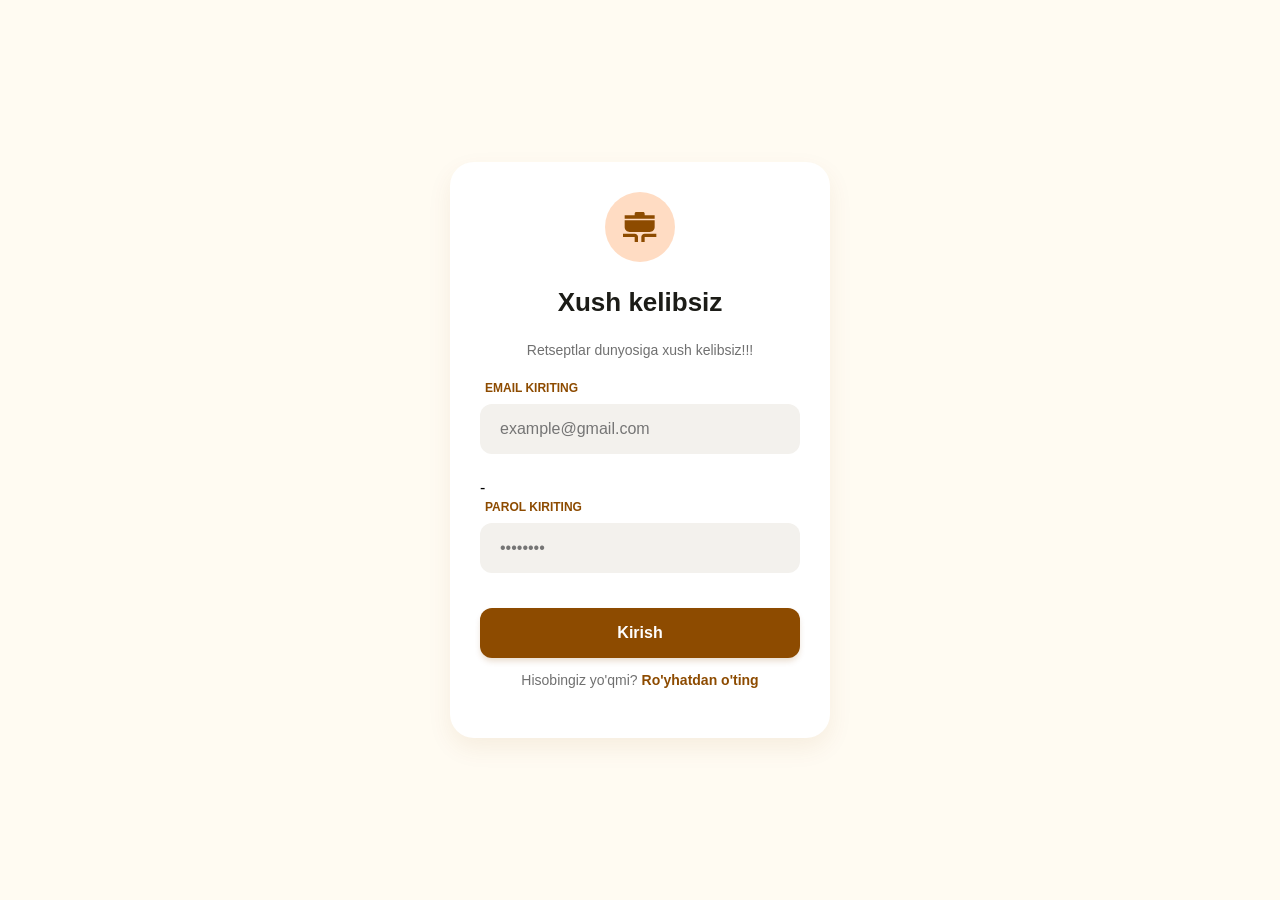
<file: index.html>
<!doctype html>
<html lang="en">
  <head>
    <meta charset="UTF-8" />
    <meta name="viewport" content="width=device-width, initial-scale=1.0" />
    <title>OnaRetsept</title>
    <link rel="stylesheet" href="style.css" />
  </head>
  <body>
    <div id="toast-container"></div>
    <div class="box">
      <div class="background">
        <img src="./Container.svg" alt="" />
      </div>
      <h1 class="form-title">Xush kelibsiz</h1>
      <p class="form-text">Retseptlar dunyosiga xush kelibsiz!!!</p>
      <form>
        <div class="input-group">
          <label for="">Email kiriting</label>
          <input class="input" type="text" placeholder="example@gmail.com" />
        </div>
        -
        <div class="input-group">
          <label class="">Parol kiriting</label>
          <input class="input" type="password" placeholder="••••••••" />
        </div>
        <button>Kirish</button>
        <p class="form-text">
          Hisobingiz yo'qmi? <a href="login.html">Ro'yhatdan o'ting</a>
        </p>
      </form>
    </div>
    <script src="script.js"></script>
  </body>
</html>
</file>
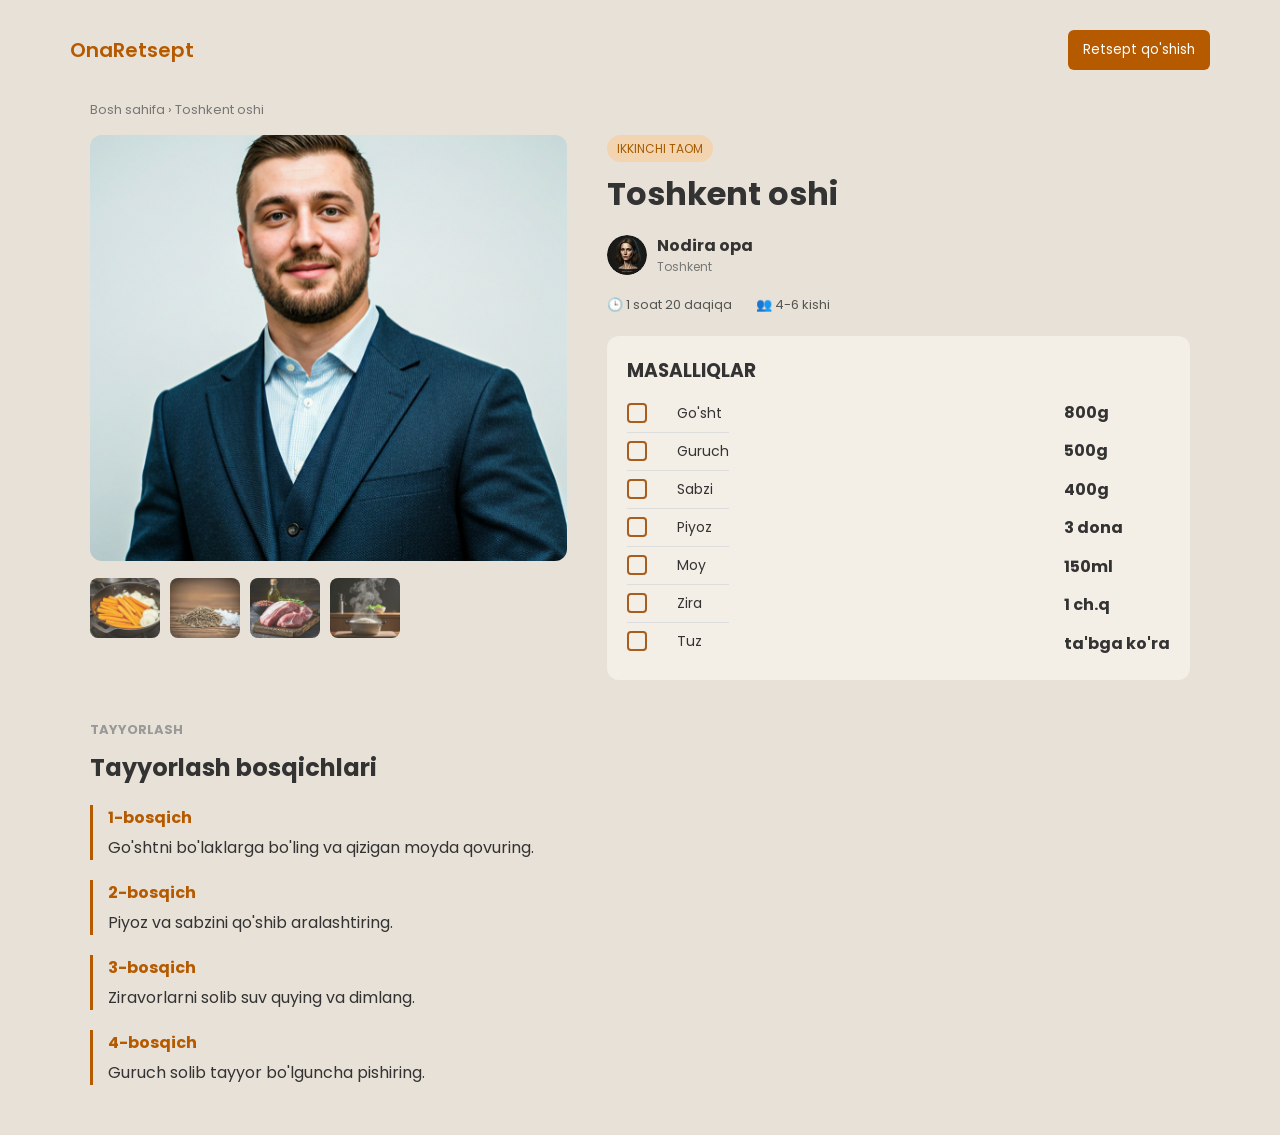
<file: retsept.html>
<!DOCTYPE html>
<html lang="en">

<head>
    <meta charset="UTF-8">
    <meta name="viewport" content="width=device-width, initial-scale=1.0">
    <title>Toshkent oshi</title>
    <link rel="stylesheet" href="retsept.css">
    <link href="https://fonts.googleapis.com/css2?family=Poppins:wght@400;500;600&display=swap" rel="stylesheet">
</head>

<body>
    <header class="navbar">
        <div class="logo">OnaRetsept</div>
        <button class="add-btn">Retsept qo'shish</button>
    </header>
    <div class="container">
        <p class="breadcrumb">Bosh sahifa › Toshkent oshi</p>
        <div class="recipe-sh">
            <div class="left">
                <img src="./Images/Toshkent oshi.svg" class="main-img">
                <div class="gallery">
                    <img src="./Images/Background.svg">
                    <img src="./Images/Background (1).svg">
                    <img src="./Images/Background (2).svg">
                    <img src="./Images/Background (3).svg">
                </div>
            </div>
            <div class="right">
                <span class="badge">IKKINCHI TAOM</span>
                <h1>Toshkent oshi</h1>
                <div class="author">
                    <img src="Images/Background (4).svg">
                    <div>
                        <b>Nodira opa</b>
                        <p>Toshkent</p>
                    </div>
                </div>
                <div class="info">
                    <span>🕒 1 soat 20 daqiqa</span>
                    <span>👥 4-6 kishi</span>
                </div>
                <div class="ingredients">
                    <h3>MASALLIQLAR</h3>
                    <ul>
                        <div class="checknox">
                            <li><input class="inpit-ch" type="checkbox"><span>Go'sht</span></li>
                            <li><input class="inpit-ch" type="checkbox"><span>Guruch</span></li>
                            <li><input class="inpit-ch" type="checkbox"><span>Sabzi</span></li>
                            <li><input class="inpit-ch" type="checkbox"><span>Piyoz</span></li>
                            <li><input class="inpit-ch" type="checkbox"><span>Moy</span></li>
                            <li><input class="inpit-ch" type="checkbox"><span>Zira</span></li>
                            <li><input class="inpit-ch" type="checkbox"><span>Tuz</span></li>
                        </div>
                        <div class="texter">
                            <b>800g</b>
                            <b>500g</b>
                            <b>400g</b>
                            <b>3 dona</b>
                            <b>150ml</b>
                            <b>1 ch.q</b>
                            <b>ta'bga ko'ra</b>
                        </div>
                    </ul>
                </div>

                
            </div>
        </div>
        <div class="steps">
            <h3>TAYYORLASH</h3>
            <h2>Tayyorlash bosqichlari</h2>
            <div class="step">
                <h4>1-bosqich</h4>
                <p>Go'shtni bo'laklarga bo'ling va qizigan moyda qovuring.</p>
            </div>
            <div class="step">
                <h4>2-bosqich</h4>
                <p>Piyoz va sabzini qo'shib aralashtiring.</p>
            </div>
            <div class="step">
                <h4>3-bosqich</h4>
                <p>Ziravorlarni solib suv quying va dimlang.</p>
            </div>
            <div class="step">
                <h4>4-bosqich</h4>
                <p>Guruch solib tayyor bo'lguncha pishiring.</p>
            </div>
        </div>
        <div class="Ai">

        </div>
    </div>
</body>

</html>
</file>
<file: style.css>
* {
    box-sizing: border-box;
    font-family: Arial, Helvetica, sans-serif;
}

body {
    margin: 0;
    background-color: #FFFBF2;
    display: flex;
    justify-content: center;
    align-items: center;
    height: 100vh;
}

.box {
    max-width: 350px;
    width: 100%;
    flex-direction: column;
    background-color: white;
    padding: 20px;
    border-radius: 10px;
}

.form-text{
    text-align: center;
}

input {
    width: 100%;
    height: 45px;
    padding: 12px 16px;
    opacity: 1;
    border-radius: 8px;
    outline: none;
    border: none;
    background: #E6E2D9;
    margin: 10px 0px;
    font-size: 16px;
}

.background {
    display: flex;
    justify-self: center;
    align-items: center;
    padding: 15px;
    background-color: #FFDCC3;
    border-radius: 50%;
    width: 64px;
    height: 64px;
    opacity: 1;
}
.login-link h4{
   margin: 0;
}

button {
    width: 100%;
    height: 40px;
    opacity: 1;
    border-radius: 8px;
    border: none;
    box-shadow: 0px 2px 4px -2px #8D4B0033;
    box-shadow: 0px 4px 6px -1px #8D4B0033;
    color: white;
    font-weight: bold;
    font-size: 15px;
    background-color: #8d4b00;
}

.form-text {
    text-align: center;
}

.form-text a {
    text-decoration: none;
    font-weight: bold;
}

.form-title {
    text-align: center;
}

/* Animatsiyalar kutubxonasi */
@keyframes fadeInUp {
    from {
        opacity: 0;
        transform: translateY(30px);
    }

    to {
        opacity: 1;
        transform: translateY(0);
    }
}

@keyframes shake {

    0%,
    100% {
        transform: translateX(0);
    }

    25% {
        transform: translateX(-8px);
    }

    75% {
        transform: translateX(8px);
    }
}

@keyframes iconPop {
    0% {
        transform: scale(0);
    }

    80% {
        transform: scale(1.2);
    }

    100% {
        transform: scale(1);
    }
}

body {
    margin: 0;
    background-color: #FFFBF2;
    display: flex;
    justify-content: center;
    align-items: center;
    height: 100vh;
    overflow: hidden;
    /* Sahifa yuklanishda ortiqcha scroll bo'lmasligi uchun */
}

.box {
    max-width: 380px;
    /* Biroz kengaytirildi */
    width: 90%;
    background-color: white;
    padding: 30px;
    border-radius: 24px;
    /* Zamonaviyroq yumaloqlik */
    box-shadow: 0 10px 25px rgba(141, 75, 0, 0.08);
    animation: fadeInUp 0.8s cubic-bezier(0.16, 1, 0.3, 1);
    display: flex;
    flex-direction: column;
    align-items: center;
}

.background {
    display: flex;
    justify-content: center;
    align-items: center;
    padding: 15px;
    background-color: #FFDCC3;
    border-radius: 50%;
    width: 70px;
    height: 70px;
    margin-bottom: 15px;
    animation: iconPop 0.6s cubic-bezier(0.34, 1.56, 0.64, 1) 0.2s backwards;
}

.form-title {
    margin: 10px 0;
    font-size: 26px;
    color: #1C1C17;
    animation: fadeInUp 0.6s ease 0.3s backwards;
}

.form-text {
    color: #707070;
    font-size: 14px;
    margin-bottom: 20px;
    animation: fadeInUp 0.6s ease 0.4s backwards;
}

.input-group {
    width: 100%;
    margin-bottom: 15px;
    animation: fadeInUp 0.6s ease 0.5s backwards;
}

label {
    font-size: 12px;
    font-weight: bold;
    color: #8D4B00;
    margin-left: 5px;
    text-transform: uppercase;
}

input {
    width: 100%;
    height: 50px;
    padding: 12px 18px;
    border-radius: 12px;
    outline: none;
    border: 2px solid transparent;
    /* Border qo'shildi */
    background: #F3F1ED;
    margin-top: 8px;
    font-size: 16px;
    transition: all 0.3s ease;
}

input:focus {
    background: #fff;
    border-color: #8D4B00;
    box-shadow: 0 0 8px rgba(141, 75, 0, 0.15);
}

button {
    width: 100%;
    height: 50px;
    border-radius: 12px;
    border: none;
    color: white;
    font-weight: bold;
    font-size: 16px;
    background-color: #8d4b00;
    cursor: pointer;
    margin-top: 10px;
    transition: all 0.3s ease;
    animation: fadeInUp 0.6s ease 0.6s backwards;
}

button:hover {
    background-color: #6D3A00;
    transform: translateY(-2px);
    box-shadow: 0 5px 15px rgba(141, 75, 0, 0.3);
}

button:active {
    transform: translateY(0);
}

.form-text a {
    color: #8D4B00;
    transition: color 0.3s ease;
}

.form-text a:hover {
    color: #FF7A00;
}

#toast-container {
    position: fixed;
    top: 25px;
    right: 25px;
    z-index: 9999;
}

.toast {
    background: #ffffff;
    color: #333;
    padding: 16px 28px;
    margin-bottom: 12px;
    border-radius: 6px;
    box-shadow: 0 10px 25px rgba(0,0,0,0.1);
    font-weight: 500;
    min-width: 280px;
    position: relative;
    overflow: hidden;
    /* Silliq kirish */
    animation: toastIn 0.4s ease forwards;
}

.toast.hide {
    /* Silliq chiqish */
    animation: toastOut 0.4s ease forwards;
}

/* Countdown chizig'i (pastida) */
.toast::after {
    content: '';
    position: absolute;
    bottom: 0;
    left: 0;
    height: 4px;
    width: 100%;
    animation: countdown linear forwards;
    animation-duration: inherit; /* JS'dan keladi */
}

/* Success va Error ranglari */
.toast.success { border-left: 6px solid #2ecc71; }
.toast.success::after { background: #2ecc71; }

.toast.error { border-left: 6px solid #e74c3c; }
.toast.error::after { background: #e74c3c; }

/* Animatsiyalar */
@keyframes toastIn {
    from { transform: translateX(100%); opacity: 0; }
    to { transform: translateX(0); opacity: 1; }
}

@keyframes toastOut {
    from { transform: translateX(0); opacity: 1; }
    to { transform: translateX(120%); opacity: 0; }
}

@keyframes countdown {
    from { width: 100%; }
    to { width: 0%; }
}

/* =========================
   📱 TABLET (768px gacha)
========================= */
@media (max-width: 768px) {

    body {
        padding: 20px;
    }

    .box {
        width: 100%;
        max-width: 400px;
        padding: 25px;
        border-radius: 18px;
    }

    .form-title {
        font-size: 22px;
    }

    .form-text {
        font-size: 13px;
    }

    input {
        height: 45px;
        font-size: 15px;
    }

    button {
        height: 45px;
        font-size: 15px;
    }
}

/* =========================
   📱 MOBILE (480px gacha)
========================= */
@media (max-width: 480px) {

    body {
        padding: 15px;
        align-items: flex-start;
        /* tepaga chiqadi */
    }

    .box {
        backdrop-filter: blur(10px);
    }

    .box {
        width: 100%;
        padding: 20px;
        border-radius: 16px;
        margin-top: 30px;
    }

    .background {
        width: 60px;
        height: 60px;
    }

    .background img {
        width: 30px;
        height: 30px;
    }

    .form-title {
        font-size: 20px;
    }

    .form-text {
        font-size: 12px;
        margin-bottom: 15px;
    }

    .input-group {
        margin-bottom: 12px;
    }

    input {
        height: 42px;
        padding: 10px 14px;
        font-size: 14px;
    }

    button {
        height: 42px;
        font-size: 14px;
    }

    label {
        font-size: 11px;
    }

    /* 🔔 Toast ham moslashadi */
    .toast {
        width: 90%;
        right: -100%;
        top: 15px;
    }

    .toast.show {
        right: 5%;
    }
}
</file>
<file: retsept.css>
* {
    margin: 0;
    padding: 0;
    box-sizing: border-box;
    font-family: 'Poppins', sans-serif;
}
body {
    background: #e8e1d7;
    padding: 30px 70px;
    color: #333;
}

.inpit-ch {
    appearance: none;
    width: 20px;
    height: 20px;
    border: 2px solid #a65d1d;
    border-radius: 4px;
    cursor: pointer;
    position: relative;
    transition: all 0.3s ease;
    vertical-align: middle;
    margin-right: 10px;
}

.inpit-ch:checked {
    background-color: #a65d1d;
    transform: scale(1.1);
}

.inpit-ch:checked::after {
    content: '✓';
    position: absolute;
    color: white;
    font-size: 14px;
    left: 4px;
    top: -2px;
}

.inpit-ch + span {
    transition: all 0.3s ease;
    display: inline-block;
}

.inpit-ch:checked + span {
    color: #bbb;
    text-decoration: line-through;
    transform: translateX(5px); 
}

.checknox li label {
    display: flex;
    align-items: center;
    cursor: pointer;
    width: 100%;
}

.navbar {
    display: flex;
    justify-content: space-between;
    align-items: center;
    margin-bottom: 30px;
}

.logo {
    font-weight: 600;
    color: #b65a00;
    font-size: 20px;
}

.add-btn {
    background: #b65a00;
    color: white;
    border: none;
    padding: 10px 15px;
    border-radius: 6px;
    cursor: pointer;
}
.container {
    max-width: 1100px;
    margin: auto;
}

.breadcrumb {
    font-size: 13px;
    color: #777;
    margin-bottom: 15px;
}

.recipe-sh {
    display: flex;
    gap: 40px;
}
.left {
    width: 45%;
}

.main-img {
    width: 100%;
    border-radius: 12px;
}

.gallery {
    display: flex;
    gap: 10px;
    margin-top: 10px;
}

.gallery img {
    width: 70px;
    height: 60px;
    object-fit: cover;
    border-radius: 8px;
}
.right {
    width: 55%;
}

.input-ch{
    margin: 0px;
}

.badge {
    background: #f2d5b0;
    color: #a65b00;
    padding: 5px 10px;
    border-radius: 20px;
    font-size: 12px;
}

.right h1 {
    margin: 10px 0;
}

.author {
    display: flex;
    align-items: center;
    gap: 10px;
    margin: 15px 0;
}

.author img {
    width: 40px;
    height: 40px;
    border-radius: 50%;
    object-fit: cover;
}

.author p {
    font-size: 12px;
    color: #777;
}

.info span {
    margin-right: 20px;
    font-size: 13px;
    color: #555;
}


.ingredients {
    background: #f3eee6;
    padding: 20px;
    border-radius: 12px;
    margin-top: 20px;
}

.ingredients h3 {
    margin-bottom: 10px;
}

.ingredients ul li {
    display: flex;
    padding: 8px 0;
    border-bottom: 1px solid #ddd;
    font-size: 14px;
    gap: 20px;
}

.ingredients ul {
    display: flex;
    align-items: center;
    justify-content: space-between;
}

.ingredients ul .texter{
    display: flex;
    flex-direction: column;
    gap: 13.5px;
}

.ingredients ul li:last-child {
    border: none;
}


.steps {
    margin-top: 40px;
}

.steps h3 {
    color: #999;
    font-size: 13px;
}

.steps h2 {
    margin: 10px 0 20px;
}

.step {
    margin-bottom: 20px;
    padding-left: 15px;
    border-left: 3px solid #b65a00;
}

.step h4 {
    color: #b65a00;
    margin-bottom: 5px;
}

@media (max-width:768px) {
    .add-btn{
        font-size: 10px;
        padding: 2px;
    }
    .recipe-sh{
        flex-direction: column;
    }
    .left{
        width: 100%;
    }
    .right{
        width: 100%;
    }
    body{
        padding: 20px;
    }
}
</file>
